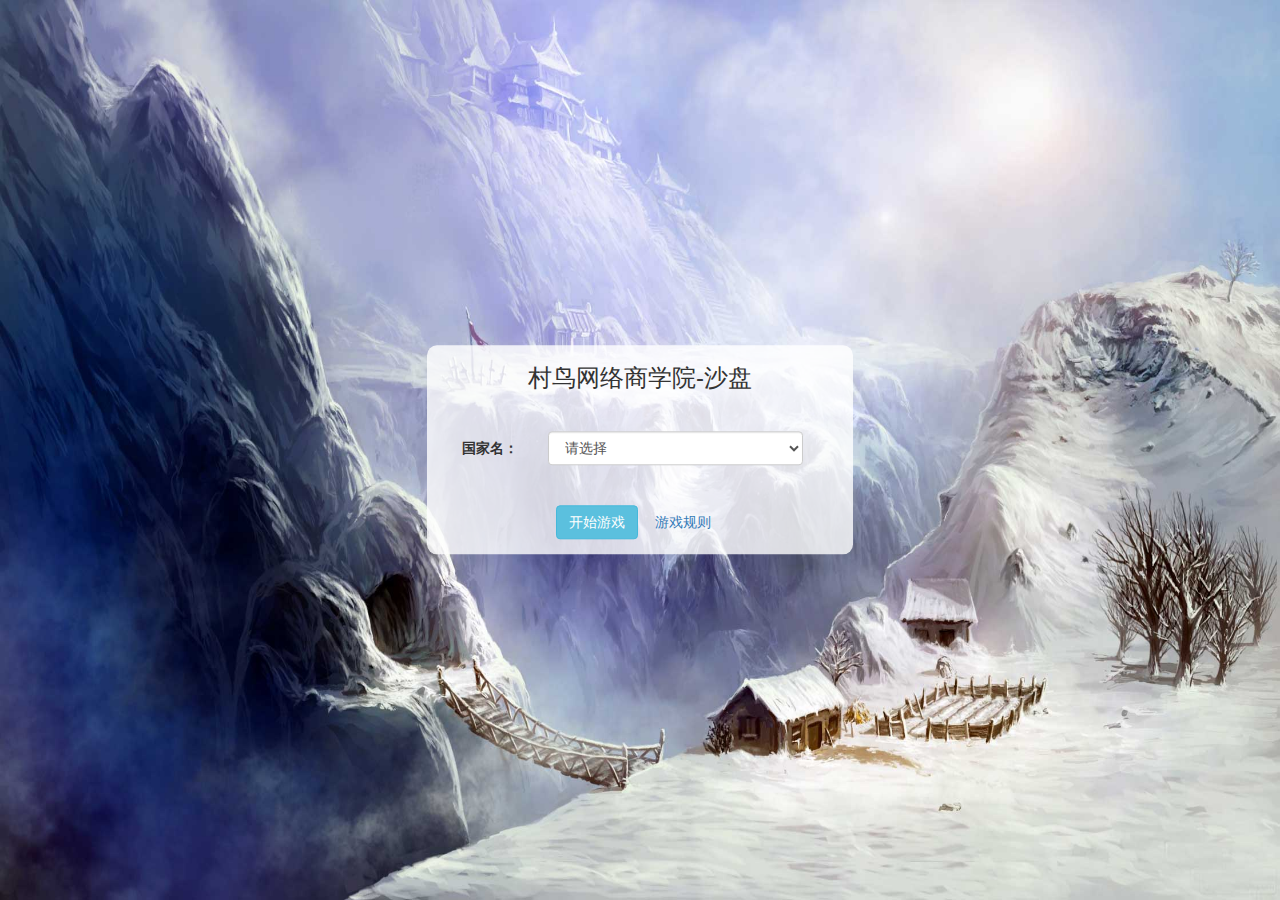
<file: index.html>
<!DOCTYPE html>
<html lang="en">
<head>
    <meta charset="UTF-8">
    <meta name="viewport" content="width=device-width, initial-scale=1.0">
    <meta http-equiv="X-UA-Compatible" content="ie=edge">
    <link rel="stylesheet" href="./bootstrap/css/bootstrap.css">
    <script src="./jQuery/jquery-1.11.2.min.js"></script>
    <script src="./bootstrap/js/bootstrap.js"></script>
    <title>Document</title>
</head>
<body>
    <div class="col-xs-4 col-xs-offset-4 container">
        <h3>村鸟网络商学院-沙盘</h3>
        <form class="form-horizontal" >
            <div class="form-group">
                <label for="name" class="col-sm-3 control-label">国家名：</label>
                <div class="col-sm-8">
                    <select class="form-control" id="name">
                        <option>请选择</option>
                        <option>中国</option>
                        <option>北欧</option>
                        <option>西欧</option>
                        <option>阿拉伯</option>
                        <option>亚洲</option>
                        <option>美洲</option>
                    </select>
                </div>
            </div>
            <p id="tip" class="text-danger"></p>
            <div class="form-group" style="margin-top: 40px">
                <button type="button" class="btn btn-info" onclick="startGame()">开始游戏</button>
                <button type="button" class="btn btn-link" data-toggle="modal" data-target="#myModal">游戏规则</button>
            </div>
        </form>
    </div>

    <div class="modal fade " id="myModal" tabindex="-1" role="dialog" aria-labelledby="myModalLabel" >
        <div class="modal-dialog" role="document">
            <div class="modal-content">
                <div class="modal-header">
                    <button type="button" class="close" data-dismiss="modal" aria-label="Close"><span aria-hidden="true">&times;</span></button>
                    <h4 class="modal-title" id="myModalLabel">游戏规则</h4>
                </div>
                <div class="modal-body">
                    <p>1、国家在后台进行配置，配置完成后，在前台进行展示</p>
                    <p>2、点击【开始游戏】，显示3s倒计时，进入游戏状态，展示动画效果</p>
                </div>
            </div>
        </div>
    </div>
</body>
</html>
<style>
    *{
        padding: 0;
        margin: 0;
    }
    body{
        background: url("./img/bg.jpg");
        background-repeat:no-repeat ;
        background-size:100% 100%;
        background-attachment: fixed;
        /* background: black; */
    }
    .container{
        position: absolute;
        /* height: 100%; */
        background: rgba(255, 255, 255, 0.8);   
        /* margin-top: 200px; */
        text-align: center;
        border-radius: 10px;
        top: 50%;
        transform: translateY(-50%);
    }
    .container>h3{
        margin-bottom: 40px;
    }
    .btn:focus,
    .btn:active:focus,
    .btn.active:focus,
    .btn.focus,
    .btn:active.focus,
    .btn.active.focus {
        outline: none;
    }
</style>
<script>
    function startGame(){
        var name = $('#name').val();
        if(name != "请选择"){
            $('#tip').html("");
            window.location.href="./start.html";
            localStorage.setItem("name",name);
        }else{
            $('#tip').html("请选择国家名!");
        }
    }
    
</script>
</file>
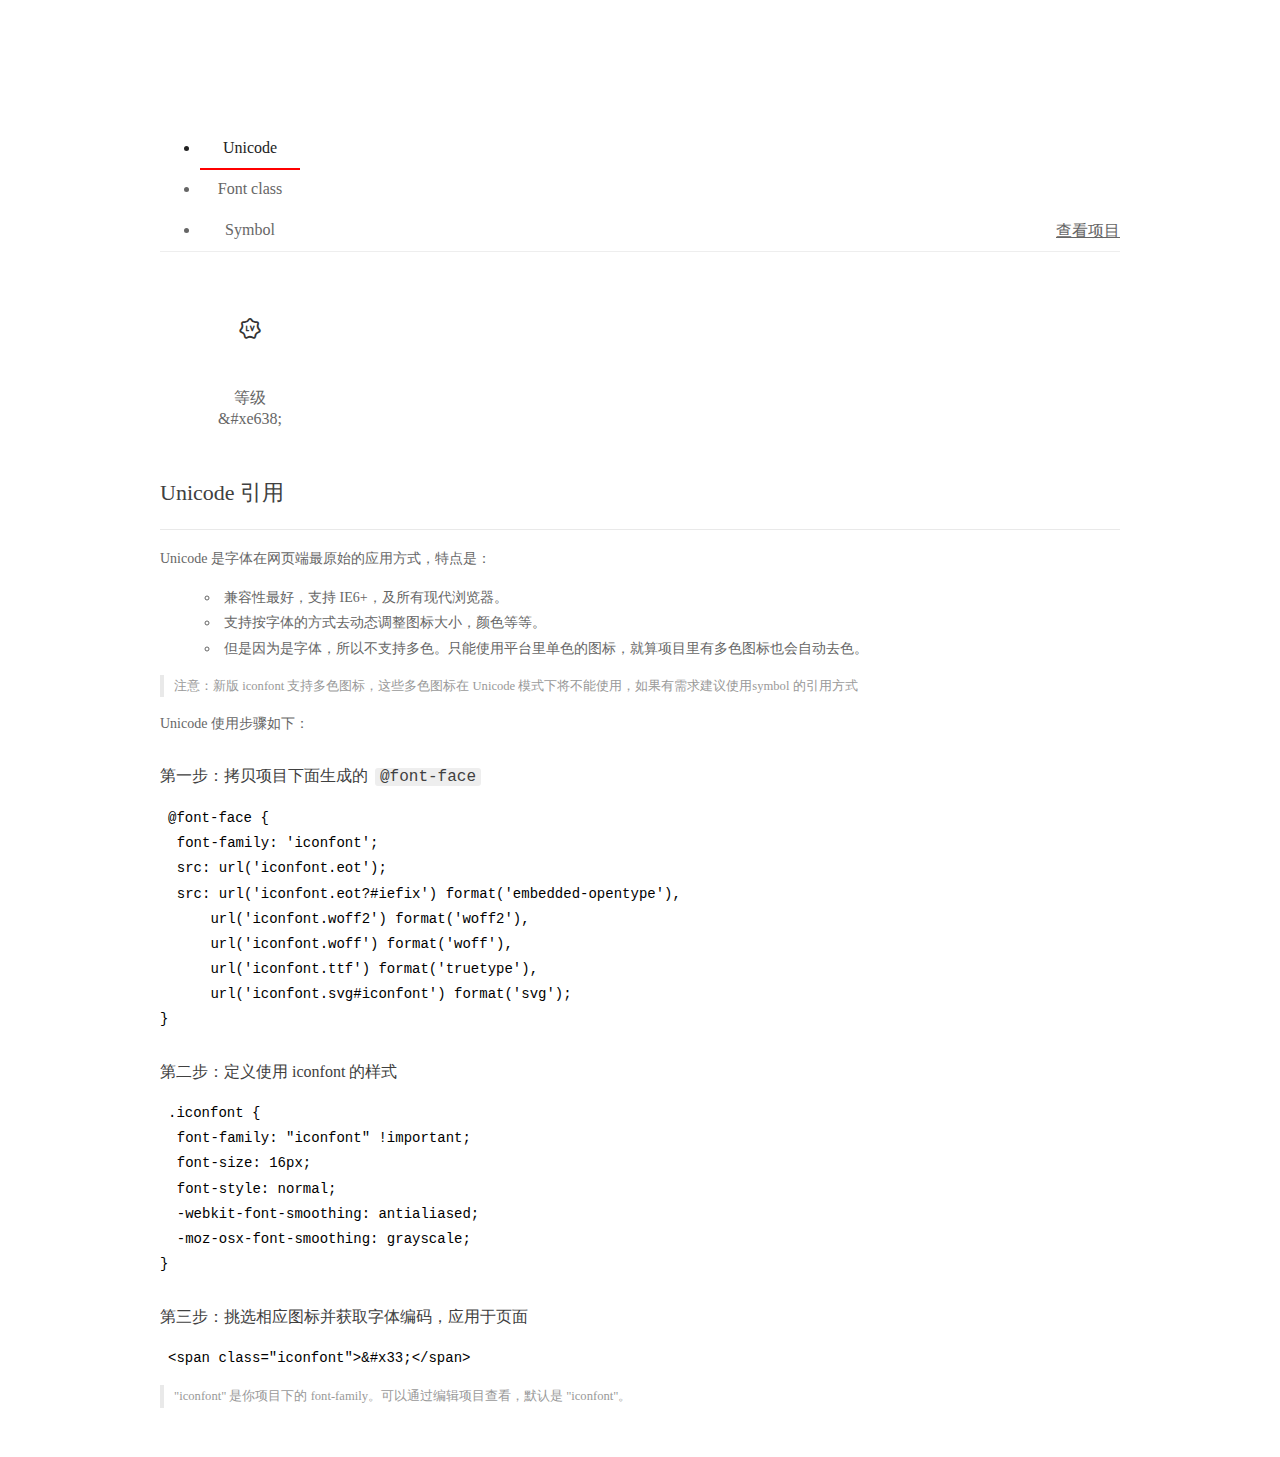
<file: font-/demo_index.html>
<!DOCTYPE html>
<html>
<head>
  <meta charset="utf-8"/>
  <title>IconFont Demo</title>
  <link rel="shortcut icon" href="https://gtms04.alicdn.com/tps/i4/TB1_oz6GVXXXXaFXpXXJDFnIXXX-64-64.ico" type="image/x-icon"/>
  <link rel="stylesheet" href="https://g.alicdn.com/thx/cube/1.3.2/cube.min.css">
  <link rel="stylesheet" href="demo.css">
  <link rel="stylesheet" href="iconfont.css">
  <script src="iconfont.js"></script>
  <!-- jQuery -->
  <script src="https://a1.alicdn.com/oss/uploads/2018/12/26/7bfddb60-08e8-11e9-9b04-53e73bb6408b.js"></script>
  <!-- 代码高亮 -->
  <script src="https://a1.alicdn.com/oss/uploads/2018/12/26/a3f714d0-08e6-11e9-8a15-ebf944d7534c.js"></script>
</head>
<body>
  <div class="main">
    <h1 class="logo"><a href="https://www.iconfont.cn/" title="iconfont 首页" target="_blank">&#xe86b;</a></h1>
    <div class="nav-tabs">
      <ul id="tabs" class="dib-box">
        <li class="dib active"><span>Unicode</span></li>
        <li class="dib"><span>Font class</span></li>
        <li class="dib"><span>Symbol</span></li>
      </ul>
      
      <a href="https://www.iconfont.cn/manage/index?manage_type=myprojects&projectId=1025417" target="_blank" class="nav-more">查看项目</a>
      
    </div>
    <div class="tab-container">
      <div class="content unicode" style="display: block;">
          <ul class="icon_lists dib-box">
          
            <li class="dib">
              <span class="icon iconfont">&#xe638;</span>
                <div class="name">等级</div>
                <div class="code-name">&amp;#xe638;</div>
              </li>
          
          </ul>
          <div class="article markdown">
          <h2 id="unicode-">Unicode 引用</h2>
          <hr>

          <p>Unicode 是字体在网页端最原始的应用方式，特点是：</p>
          <ul>
            <li>兼容性最好，支持 IE6+，及所有现代浏览器。</li>
            <li>支持按字体的方式去动态调整图标大小，颜色等等。</li>
            <li>但是因为是字体，所以不支持多色。只能使用平台里单色的图标，就算项目里有多色图标也会自动去色。</li>
          </ul>
          <blockquote>
            <p>注意：新版 iconfont 支持多色图标，这些多色图标在 Unicode 模式下将不能使用，如果有需求建议使用symbol 的引用方式</p>
          </blockquote>
          <p>Unicode 使用步骤如下：</p>
          <h3 id="-font-face">第一步：拷贝项目下面生成的 <code>@font-face</code></h3>
<pre><code class="language-css"
>@font-face {
  font-family: 'iconfont';
  src: url('iconfont.eot');
  src: url('iconfont.eot?#iefix') format('embedded-opentype'),
      url('iconfont.woff2') format('woff2'),
      url('iconfont.woff') format('woff'),
      url('iconfont.ttf') format('truetype'),
      url('iconfont.svg#iconfont') format('svg');
}
</code></pre>
          <h3 id="-iconfont-">第二步：定义使用 iconfont 的样式</h3>
<pre><code class="language-css"
>.iconfont {
  font-family: "iconfont" !important;
  font-size: 16px;
  font-style: normal;
  -webkit-font-smoothing: antialiased;
  -moz-osx-font-smoothing: grayscale;
}
</code></pre>
          <h3 id="-">第三步：挑选相应图标并获取字体编码，应用于页面</h3>
<pre>
<code class="language-html"
>&lt;span class="iconfont"&gt;&amp;#x33;&lt;/span&gt;
</code></pre>
          <blockquote>
            <p>"iconfont" 是你项目下的 font-family。可以通过编辑项目查看，默认是 "iconfont"。</p>
          </blockquote>
          </div>
      </div>
      <div class="content font-class">
        <ul class="icon_lists dib-box">
          
          <li class="dib">
            <span class="icon iconfont icon-dengji"></span>
            <div class="name">
              等级
            </div>
            <div class="code-name">.icon-dengji
            </div>
          </li>
          
        </ul>
        <div class="article markdown">
        <h2 id="font-class-">font-class 引用</h2>
        <hr>

        <p>font-class 是 Unicode 使用方式的一种变种，主要是解决 Unicode 书写不直观，语意不明确的问题。</p>
        <p>与 Unicode 使用方式相比，具有如下特点：</p>
        <ul>
          <li>兼容性良好，支持 IE8+，及所有现代浏览器。</li>
          <li>相比于 Unicode 语意明确，书写更直观。可以很容易分辨这个 icon 是什么。</li>
          <li>因为使用 class 来定义图标，所以当要替换图标时，只需要修改 class 里面的 Unicode 引用。</li>
          <li>不过因为本质上还是使用的字体，所以多色图标还是不支持的。</li>
        </ul>
        <p>使用步骤如下：</p>
        <h3 id="-fontclass-">第一步：引入项目下面生成的 fontclass 代码：</h3>
<pre><code class="language-html">&lt;link rel="stylesheet" href="./iconfont.css"&gt;
</code></pre>
        <h3 id="-">第二步：挑选相应图标并获取类名，应用于页面：</h3>
<pre><code class="language-html">&lt;span class="iconfont icon--xxx"&gt;&lt;/span&gt;
</code></pre>
        <blockquote>
          <p>"
            iconfont" 是你项目下的 font-family。可以通过编辑项目查看，默认是 "iconfont"。</p>
        </blockquote>
      </div>
      </div>
      <div class="content symbol">
          <ul class="icon_lists dib-box">
          
            <li class="dib">
                <svg class="icon svg-icon" aria-hidden="true">
                  <use xlink:href="#icon-dengji"></use>
                </svg>
                <div class="name">等级</div>
                <div class="code-name">#icon-dengji</div>
            </li>
          
          </ul>
          <div class="article markdown">
          <h2 id="symbol-">Symbol 引用</h2>
          <hr>

          <p>这是一种全新的使用方式，应该说这才是未来的主流，也是平台目前推荐的用法。相关介绍可以参考这篇<a href="">文章</a>
            这种用法其实是做了一个 SVG 的集合，与另外两种相比具有如下特点：</p>
          <ul>
            <li>支持多色图标了，不再受单色限制。</li>
            <li>通过一些技巧，支持像字体那样，通过 <code>font-size</code>, <code>color</code> 来调整样式。</li>
            <li>兼容性较差，支持 IE9+，及现代浏览器。</li>
            <li>浏览器渲染 SVG 的性能一般，还不如 png。</li>
          </ul>
          <p>使用步骤如下：</p>
          <h3 id="-symbol-">第一步：引入项目下面生成的 symbol 代码：</h3>
<pre><code class="language-html">&lt;script src="./iconfont.js"&gt;&lt;/script&gt;
</code></pre>
          <h3 id="-css-">第二步：加入通用 CSS 代码（引入一次就行）：</h3>
<pre><code class="language-html">&lt;style&gt;
.icon {
  width: 1em;
  height: 1em;
  vertical-align: -0.15em;
  fill: currentColor;
  overflow: hidden;
}
&lt;/style&gt;
</code></pre>
          <h3 id="-">第三步：挑选相应图标并获取类名，应用于页面：</h3>
<pre><code class="language-html">&lt;svg class="icon" aria-hidden="true"&gt;
  &lt;use xlink:href="#icon-xxx"&gt;&lt;/use&gt;
&lt;/svg&gt;
</code></pre>
          </div>
      </div>

    </div>
  </div>
  <script>
  $(document).ready(function () {
      $('.tab-container .content:first').show()

      $('#tabs li').click(function (e) {
        var tabContent = $('.tab-container .content')
        var index = $(this).index()

        if ($(this).hasClass('active')) {
          return
        } else {
          $('#tabs li').removeClass('active')
          $(this).addClass('active')

          tabContent.hide().eq(index).fadeIn()
        }
      })
    })
  </script>
</body>
</html>
</file>
<file: font-/demo.css>
/* Logo 字体 */
@font-face {
  font-family: "iconfont logo";
  src: url('https://at.alicdn.com/t/font_985780_km7mi63cihi.eot?t=1545807318834');
  src: url('https://at.alicdn.com/t/font_985780_km7mi63cihi.eot?t=1545807318834#iefix') format('embedded-opentype'),
    url('https://at.alicdn.com/t/font_985780_km7mi63cihi.woff?t=1545807318834') format('woff'),
    url('https://at.alicdn.com/t/font_985780_km7mi63cihi.ttf?t=1545807318834') format('truetype'),
    url('https://at.alicdn.com/t/font_985780_km7mi63cihi.svg?t=1545807318834#iconfont') format('svg');
}

.logo {
  font-family: "iconfont logo";
  font-size: 160px;
  font-style: normal;
  -webkit-font-smoothing: antialiased;
  -moz-osx-font-smoothing: grayscale;
}

/* tabs */
.nav-tabs {
  position: relative;
}

.nav-tabs .nav-more {
  position: absolute;
  right: 0;
  bottom: 0;
  height: 42px;
  line-height: 42px;
  color: #666;
}

#tabs {
  border-bottom: 1px solid #eee;
}

#tabs li {
  cursor: pointer;
  width: 100px;
  height: 40px;
  line-height: 40px;
  text-align: center;
  font-size: 16px;
  border-bottom: 2px solid transparent;
  position: relative;
  z-index: 1;
  margin-bottom: -1px;
  color: #666;
}


#tabs .active {
  border-bottom-color: #f00;
  color: #222;
}

.tab-container .content {
  display: none;
}

/* 页面布局 */
.main {
  padding: 30px 100px;
  width: 960px;
  margin: 0 auto;
}

.main .logo {
  color: #333;
  text-align: left;
  margin-bottom: 30px;
  line-height: 1;
  height: 110px;
  margin-top: -50px;
  overflow: hidden;
  *zoom: 1;
}

.main .logo a {
  font-size: 160px;
  color: #333;
}

.helps {
  margin-top: 40px;
}

.helps pre {
  padding: 20px;
  margin: 10px 0;
  border: solid 1px #e7e1cd;
  background-color: #fffdef;
  overflow: auto;
}

.icon_lists {
  width: 100% !important;
  overflow: hidden;
  *zoom: 1;
}

.icon_lists li {
  width: 100px;
  margin-bottom: 10px;
  margin-right: 20px;
  text-align: center;
  list-style: none !important;
  cursor: default;
}

.icon_lists li .code-name {
  line-height: 1.2;
}

.icon_lists .icon {
  display: block;
  height: 100px;
  line-height: 100px;
  font-size: 42px;
  margin: 10px auto;
  color: #333;
  -webkit-transition: font-size 0.25s linear, width 0.25s linear;
  -moz-transition: font-size 0.25s linear, width 0.25s linear;
  transition: font-size 0.25s linear, width 0.25s linear;
}

.icon_lists .icon:hover {
  font-size: 100px;
}

.icon_lists .svg-icon {
  /* 通过设置 font-size 来改变图标大小 */
  width: 1em;
  /* 图标和文字相邻时，垂直对齐 */
  vertical-align: -0.15em;
  /* 通过设置 color 来改变 SVG 的颜色/fill */
  fill: currentColor;
  /* path 和 stroke 溢出 viewBox 部分在 IE 下会显示
      normalize.css 中也包含这行 */
  overflow: hidden;
}

.icon_lists li .name,
.icon_lists li .code-name {
  color: #666;
}

/* markdown 样式 */
.markdown {
  color: #666;
  font-size: 14px;
  line-height: 1.8;
}

.highlight {
  line-height: 1.5;
}

.markdown img {
  vertical-align: middle;
  max-width: 100%;
}

.markdown h1 {
  color: #404040;
  font-weight: 500;
  line-height: 40px;
  margin-bottom: 24px;
}

.markdown h2,
.markdown h3,
.markdown h4,
.markdown h5,
.markdown h6 {
  color: #404040;
  margin: 1.6em 0 0.6em 0;
  font-weight: 500;
  clear: both;
}

.markdown h1 {
  font-size: 28px;
}

.markdown h2 {
  font-size: 22px;
}

.markdown h3 {
  font-size: 16px;
}

.markdown h4 {
  font-size: 14px;
}

.markdown h5 {
  font-size: 12px;
}

.markdown h6 {
  font-size: 12px;
}

.markdown hr {
  height: 1px;
  border: 0;
  background: #e9e9e9;
  margin: 16px 0;
  clear: both;
}

.markdown p {
  margin: 1em 0;
}

.markdown>p,
.markdown>blockquote,
.markdown>.highlight,
.markdown>ol,
.markdown>ul {
  width: 80%;
}

.markdown ul>li {
  list-style: circle;
}

.markdown>ul li,
.markdown blockquote ul>li {
  margin-left: 20px;
  padding-left: 4px;
}

.markdown>ul li p,
.markdown>ol li p {
  margin: 0.6em 0;
}

.markdown ol>li {
  list-style: decimal;
}

.markdown>ol li,
.markdown blockquote ol>li {
  margin-left: 20px;
  padding-left: 4px;
}

.markdown code {
  margin: 0 3px;
  padding: 0 5px;
  background: #eee;
  border-radius: 3px;
}

.markdown strong,
.markdown b {
  font-weight: 600;
}

.markdown>table {
  border-collapse: collapse;
  border-spacing: 0px;
  empty-cells: show;
  border: 1px solid #e9e9e9;
  width: 95%;
  margin-bottom: 24px;
}

.markdown>table th {
  white-space: nowrap;
  color: #333;
  font-weight: 600;
}

.markdown>table th,
.markdown>table td {
  border: 1px solid #e9e9e9;
  padding: 8px 16px;
  text-align: left;
}

.markdown>table th {
  background: #F7F7F7;
}

.markdown blockquote {
  font-size: 90%;
  color: #999;
  border-left: 4px solid #e9e9e9;
  padding-left: 0.8em;
  margin: 1em 0;
}

.markdown blockquote p {
  margin: 0;
}

.markdown .anchor {
  opacity: 0;
  transition: opacity 0.3s ease;
  margin-left: 8px;
}

.markdown .waiting {
  color: #ccc;
}

.markdown h1:hover .anchor,
.markdown h2:hover .anchor,
.markdown h3:hover .anchor,
.markdown h4:hover .anchor,
.markdown h5:hover .anchor,
.markdown h6:hover .anchor {
  opacity: 1;
  display: inline-block;
}

.markdown>br,
.markdown>p>br {
  clear: both;
}


.hljs {
  display: block;
  background: white;
  padding: 0.5em;
  color: #333333;
  overflow-x: auto;
}

.hljs-comment,
.hljs-meta {
  color: #969896;
}

.hljs-string,
.hljs-variable,
.hljs-template-variable,
.hljs-strong,
.hljs-emphasis,
.hljs-quote {
  color: #df5000;
}

.hljs-keyword,
.hljs-selector-tag,
.hljs-type {
  color: #a71d5d;
}

.hljs-literal,
.hljs-symbol,
.hljs-bullet,
.hljs-attribute {
  color: #0086b3;
}

.hljs-section,
.hljs-name {
  color: #63a35c;
}

.hljs-tag {
  color: #333333;
}

.hljs-title,
.hljs-attr,
.hljs-selector-id,
.hljs-selector-class,
.hljs-selector-attr,
.hljs-selector-pseudo {
  color: #795da3;
}

.hljs-addition {
  color: #55a532;
  background-color: #eaffea;
}

.hljs-deletion {
  color: #bd2c00;
  background-color: #ffecec;
}

.hljs-link {
  text-decoration: underline;
}

/* 代码高亮 */
/* PrismJS 1.15.0
https://prismjs.com/download.html#themes=prism&languages=markup+css+clike+javascript */
/**
 * prism.js default theme for JavaScript, CSS and HTML
 * Based on dabblet (http://dabblet.com)
 * @author Lea Verou
 */
code[class*="language-"],
pre[class*="language-"] {
  color: black;
  background: none;
  text-shadow: 0 1px white;
  font-family: Consolas, Monaco, 'Andale Mono', 'Ubuntu Mono', monospace;
  text-align: left;
  white-space: pre;
  word-spacing: normal;
  word-break: normal;
  word-wrap: normal;
  line-height: 1.5;

  -moz-tab-size: 4;
  -o-tab-size: 4;
  tab-size: 4;

  -webkit-hyphens: none;
  -moz-hyphens: none;
  -ms-hyphens: none;
  hyphens: none;
}

pre[class*="language-"]::-moz-selection,
pre[class*="language-"] ::-moz-selection,
code[class*="language-"]::-moz-selection,
code[class*="language-"] ::-moz-selection {
  text-shadow: none;
  background: #b3d4fc;
}

pre[class*="language-"]::selection,
pre[class*="language-"] ::selection,
code[class*="language-"]::selection,
code[class*="language-"] ::selection {
  text-shadow: none;
  background: #b3d4fc;
}

@media print {

  code[class*="language-"],
  pre[class*="language-"] {
    text-shadow: none;
  }
}

/* Code blocks */
pre[class*="language-"] {
  padding: 1em;
  margin: .5em 0;
  overflow: auto;
}

:not(pre)>code[class*="language-"],
pre[class*="language-"] {
  background: #f5f2f0;
}

/* Inline code */
:not(pre)>code[class*="language-"] {
  padding: .1em;
  border-radius: .3em;
  white-space: normal;
}

.token.comment,
.token.prolog,
.token.doctype,
.token.cdata {
  color: slategray;
}

.token.punctuation {
  color: #999;
}

.namespace {
  opacity: .7;
}

.token.property,
.token.tag,
.token.boolean,
.token.number,
.token.constant,
.token.symbol,
.token.deleted {
  color: #905;
}

.token.selector,
.token.attr-name,
.token.string,
.token.char,
.token.builtin,
.token.inserted {
  color: #690;
}

.token.operator,
.token.entity,
.token.url,
.language-css .token.string,
.style .token.string {
  color: #9a6e3a;
  background: hsla(0, 0%, 100%, .5);
}

.token.atrule,
.token.attr-value,
.token.keyword {
  color: #07a;
}

.token.function,
.token.class-name {
  color: #DD4A68;
}

.token.regex,
.token.important,
.token.variable {
  color: #e90;
}

.token.important,
.token.bold {
  font-weight: bold;
}

.token.italic {
  font-style: italic;
}

.token.entity {
  cursor: help;
}
</file>
<file: font-/iconfont.css>
@font-face {font-family: "iconfont";
  src: url('iconfont.eot?t=1548056641388'); /* IE9 */
  src: url('iconfont.eot?t=1548056641388#iefix') format('embedded-opentype'), /* IE6-IE8 */
  url('[data-uri]') format('woff2'),
  url('iconfont.woff?t=1548056641388') format('woff'),
  url('iconfont.ttf?t=1548056641388') format('truetype'), /* chrome, firefox, opera, Safari, Android, iOS 4.2+ */
  url('iconfont.svg?t=1548056641388#iconfont') format('svg'); /* iOS 4.1- */
}

.iconfont {
  font-family: "iconfont" !important;
  font-size: 16px;
  font-style: normal;
  -webkit-font-smoothing: antialiased;
  -moz-osx-font-smoothing: grayscale;
}

.icon-dengji:before {
  content: "\e638";
}
</file>
